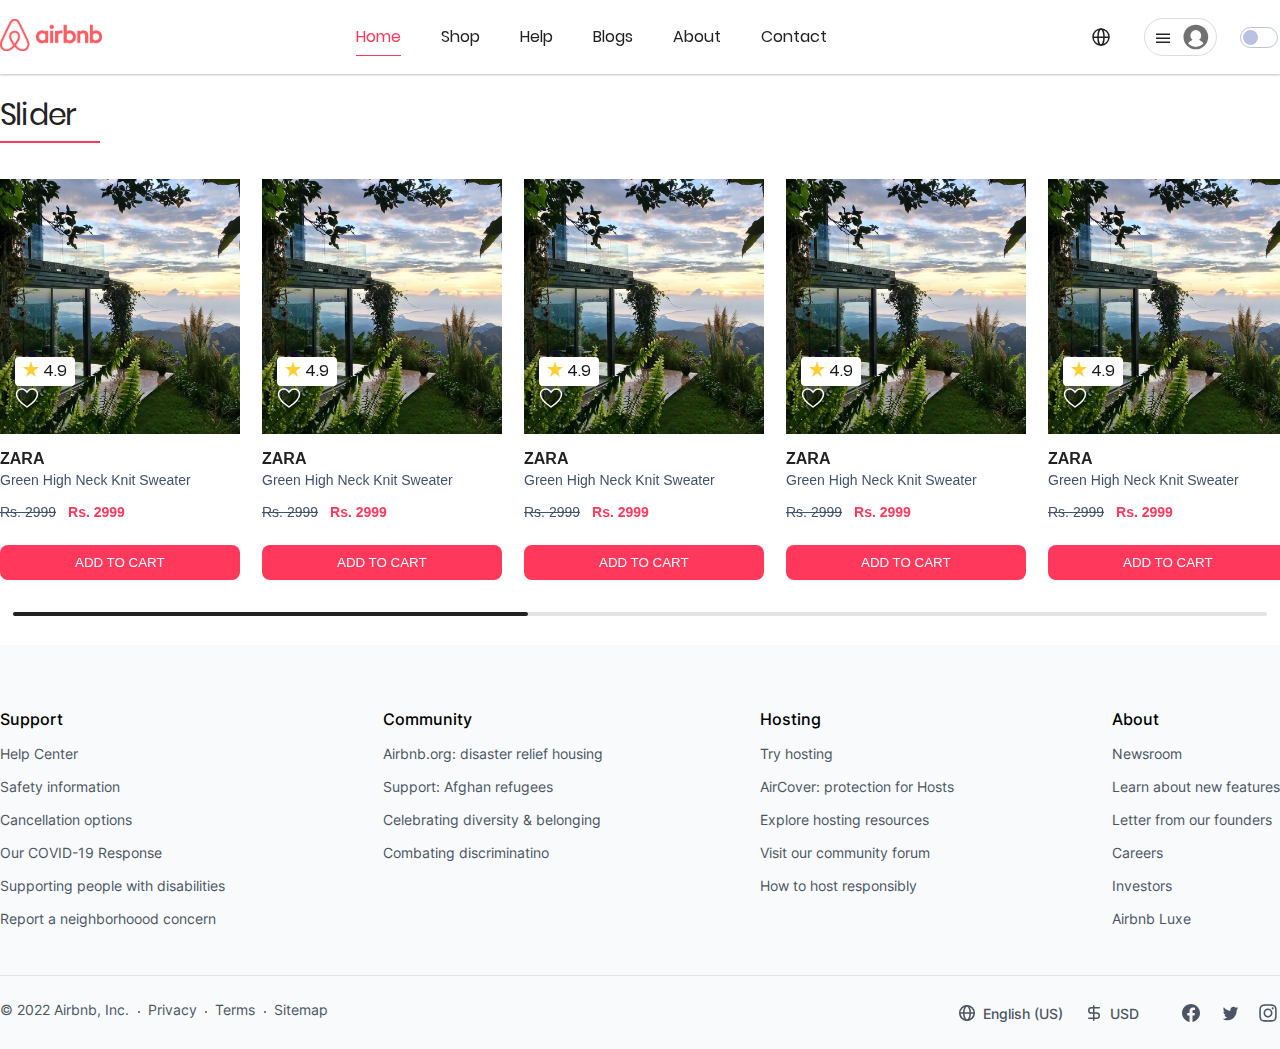
<file: index.html>
<!DOCTYPE html>
<html lang="en">

<head>
	<meta charset="UTF-8" />
	<meta http-equiv="X-UA-Compatible" content="IE=edge" />
	<meta name="viewport" content="width=device-width, initial-scale=1.0" />
	<meta name="color-scheme" content="light dark">
	<meta name="theme-color" media="(prefers-color-scheme: light)">
	<meta name="theme-color" media="(prefers-color-scheme: dark)">

	<script>
		// https://doka.guide/js/match-media/
		if (matchMedia('(prefers-color-scheme: dark)').media === 'not all') {
			document.documentElement.style.display = 'none';
			document.head.insertAdjacentHTML(
				'beforeend',
				'<link rel="stylesheet" href="styles/light.css" onload="document.documentElement.style.display=\'\'">'
			);
		}
	</script>

	<link rel="stylesheet" href="css/light.css" media="(prefers-color-scheme: light)">
	<link rel="stylesheet" href="css/dark.css" media="(prefers-color-scheme: dark)">
	<link rel="stylesheet" href="css/style.css" />
	<title>Main page</title>
</head>

<body>
	<header class="header">
		<div class="container">

			<div class="flex">
				<a class="header-logo" href="#">
					<img src="images/header/logo.svg" alt="logo">
				</a>

				<nav class="header-nav">
					<a class="nav-link active" href="/">Home</a>
					<a class="nav-link ml-36px" href="/shop.html">Shop</a>
					<a class="nav-link ml-36px" href="help.html">Help</a>
					<a class="nav-link ml-36px" href="#">Blogs</a>
					<a class="nav-link ml-36px" href="#">About</a>
					<a class="nav-link ml-36px" href="#">Contact</a>
				</nav>

				<div class="header-icons flex">
					<button class="language">
						<svg width="18" height="18" viewBox="0 0 18 18" fill="none" xmlns="http://www.w3.org/2000/svg">
							<circle cx="9" cy="9" r="8" stroke="#222222" stroke-width="1.5" />
							<ellipse cx="9" cy="9" rx="3" ry="8" stroke="#222222" stroke-width="1.5" />
							<line x1="1" y1="9.25" x2="17" y2="9.25" stroke="#222222" stroke-width="1.5" />
						</svg>
					</button>

					<div class="dropdown">
						<button class="dropdown__button">
							<div class="icon">
								<svg width="14" height="10" viewBox="0 0 14 10" fill="none"
									xmlns="http://www.w3.org/2000/svg">
									<line x1="6.55671e-08" y1="1.25" x2="14" y2="1.25" stroke="#222222"
										stroke-width="1.5" />
									<line x1="6.55671e-08" y1="5.25" x2="14" y2="5.25" stroke="#222222"
										stroke-width="1.5" />
									<line x1="6.55671e-08" y1="9.25" x2="14" y2="9.25" stroke="#222222"
										stroke-width="1.5" />
								</svg>
							</div>
							<div class="avatar">
								<svg width="28" height="28" viewBox="0 0 32 34" fill="none"
									xmlns="http://www.w3.org/2000/svg">
									<circle cx="17" cy="17" r="15" fill="#717171" />
									<mask id="mask0_351_652" style="mask-type:alpha" maskUnits="userSpaceOnUse" x="4"
										y="4" width="26" height="26">
										<circle cx="17" cy="17" r="12.1875" fill="#737373" />
									</mask>
									<g mask="url(#mask0_351_652)">
										<circle cx="17" cy="15.125" r="6.5625" fill="white" />
										<circle cx="17" cy="31.0625" r="11.25" fill="white" />
									</g>
								</svg>
							</div>
						</button>
						<ul class="dropdown__menu">
							<a href="#" class="dropdown__menu-item">
								<li>Sign up</li>
							</a>
							<a href="#" class="dropdown__menu-item">
								<li>Log in</li>
							</a>
							<div class="menu-item__line"></div>
							<a href="#" class="dropdown__menu-item">
								<li>Airbnb your home</li>
							</a>
							<a href="help.html" class="dropdown__menu-item">
								<li>Help</li>
							</a>
						</ul>
					</div>

					<fieldset class="switcher">
						<input type="checkbox" class="switch">
						<label for="s2"></label>
					</fieldset>
				</div>

			</div>

		</div>
	</header>

	<!-- Модалка -->
	<dialog class="modal" id="modal">
		<button class="button close-button">
			<svg viewBox="0 0 32 32" xmlns="http://www.w3.org/2000/svg" aria-hidden="true" role="presentation"
				focusable="false"
				style="display: block; fill: none; height: 16px; width: 16px; stroke: currentcolor; stroke-width: 3; overflow: visible;">
				<path d="m6 6 20 20"></path>
				<path d="m26 6-20 20"></path>
			</svg>
		</button>
		<div class="tabs">
			<nav class="tabs__list">
				<button class="tabs__btn tabs__btn--active" data-tabs-path="language">Language</button>
				<button class="tabs__btn" data-tabs-path="currency">Currency</button>
			</nav>

			<div class="tabs__content tabs__content--active" data-tabs-target="language">
				<h3 class="tabs__content--title">Choose a language and region</h3>
			</div>

			<div class="tabs__content" data-tabs-target="currency">
				<h3 class="tabs__content--title">Choose a currency</h3>
			</div>
		</div>
	</dialog>

	<main>
		<section class="slider">
			<div class="container">
				<h2 class="title">Slider</h2>

				<!-- Slider main container -->
				<div class="swiper mySwiper">
					<div class="swiper-wrapper">
						<div class="swiper-slide">
							<div class="main-card">
								<div class="card-image">
									<img src="images/shop/airbnb-2.webp" alt="image">

									<div class="card-wishlist">
										<div class="wishlist-rating">

											<div class="rating-img">
												<svg width="16" height="16" viewBox="0 0 16 16" fill="none"
													xmlns="http://www.w3.org/2000/svg">
													<path
														d="M16 6.12414H9.89333L8 0L6.10667 6.12414H0L4.93333 9.90345L3.06667 16L8 12.2207L12.9333 16L11.04 9.87586L16 6.12414Z"
														fill="#FFCE31" />
												</svg>
											</div>

											<span class="rating-amount">4.9</span>
										</div>

										<svg class="whishlist-heart" viewBox="0 0 32 32"
											xmlns="http://www.w3.org/2000/svg">
											<path
												d="m16 28c7-4.733 14-10 14-17 0-1.792-.683-3.583-2.05-4.95-1.367-1.366-3.158-2.05-4.95-2.05-1.791 0-3.583.684-4.949 2.05l-2.051 2.051-2.05-2.051c-1.367-1.366-3.158-2.05-4.95-2.05-1.791 0-3.583.684-4.949 2.05-1.367 1.367-2.051 3.158-2.051 4.95 0 7 7 12.267 14 17z">
											</path>
										</svg>
									</div>
								</div>

								<h3 class="card-title">ZARA</h3>

								<p class="card-subtitle">Green High Neck Knit Sweater</p>

								<span class="price-prev">Rs. 2999</span>
								<span class="price-current">Rs. 2999</span>

								<button class="btn btn-primary">Add to cart</button>
							</div>
						</div>
						<!-- swiper-slide  -->

						<div class="swiper-slide">
							<div class="main-card">
								<div class="card-image">
									<img src="images/shop/airbnb-2.webp" alt="image">

									<div class="card-wishlist">
										<div class="wishlist-rating">

											<div class="rating-img">
												<svg width="16" height="16" viewBox="0 0 16 16" fill="none"
													xmlns="http://www.w3.org/2000/svg">
													<path
														d="M16 6.12414H9.89333L8 0L6.10667 6.12414H0L4.93333 9.90345L3.06667 16L8 12.2207L12.9333 16L11.04 9.87586L16 6.12414Z"
														fill="#FFCE31" />
												</svg>
											</div>

											<span class="rating-amount">4.9</span>
										</div>

										<svg class="whishlist-heart" viewBox="0 0 32 32"
											xmlns="http://www.w3.org/2000/svg">
											<path
												d="m16 28c7-4.733 14-10 14-17 0-1.792-.683-3.583-2.05-4.95-1.367-1.366-3.158-2.05-4.95-2.05-1.791 0-3.583.684-4.949 2.05l-2.051 2.051-2.05-2.051c-1.367-1.366-3.158-2.05-4.95-2.05-1.791 0-3.583.684-4.949 2.05-1.367 1.367-2.051 3.158-2.051 4.95 0 7 7 12.267 14 17z">
											</path>
										</svg>
									</div>
								</div>

								<h3 class="card-title">ZARA</h3>

								<p class="card-subtitle">Green High Neck Knit Sweater</p>

								<span class="price-prev">Rs. 2999</span>
								<span class="price-current">Rs. 2999</span>

								<button class="btn btn-primary">Add to cart</button>
							</div>
						</div>
						<!-- swiper-slide  -->

						<div class="swiper-slide">
							<div class="main-card">
								<div class="card-image">
									<img src="images/shop/airbnb-2.webp" alt="image">

									<div class="card-wishlist">
										<div class="wishlist-rating">

											<div class="rating-img">
												<svg width="16" height="16" viewBox="0 0 16 16" fill="none"
													xmlns="http://www.w3.org/2000/svg">
													<path
														d="M16 6.12414H9.89333L8 0L6.10667 6.12414H0L4.93333 9.90345L3.06667 16L8 12.2207L12.9333 16L11.04 9.87586L16 6.12414Z"
														fill="#FFCE31" />
												</svg>
											</div>

											<span class="rating-amount">4.9</span>
										</div>

										<svg class="whishlist-heart" viewBox="0 0 32 32"
											xmlns="http://www.w3.org/2000/svg">
											<path
												d="m16 28c7-4.733 14-10 14-17 0-1.792-.683-3.583-2.05-4.95-1.367-1.366-3.158-2.05-4.95-2.05-1.791 0-3.583.684-4.949 2.05l-2.051 2.051-2.05-2.051c-1.367-1.366-3.158-2.05-4.95-2.05-1.791 0-3.583.684-4.949 2.05-1.367 1.367-2.051 3.158-2.051 4.95 0 7 7 12.267 14 17z">
											</path>
										</svg>
									</div>
								</div>

								<h3 class="card-title">ZARA</h3>

								<p class="card-subtitle">Green High Neck Knit Sweater</p>

								<span class="price-prev">Rs. 2999</span>
								<span class="price-current">Rs. 2999</span>

								<button class="btn btn-primary">Add to cart</button>
							</div>
						</div>
						<!-- swiper-slide  -->

						<div class="swiper-slide">
							<div class="main-card">
								<div class="card-image">
									<img src="images/shop/airbnb-2.webp" alt="image">

									<div class="card-wishlist">
										<div class="wishlist-rating">

											<div class="rating-img">
												<svg width="16" height="16" viewBox="0 0 16 16" fill="none"
													xmlns="http://www.w3.org/2000/svg">
													<path
														d="M16 6.12414H9.89333L8 0L6.10667 6.12414H0L4.93333 9.90345L3.06667 16L8 12.2207L12.9333 16L11.04 9.87586L16 6.12414Z"
														fill="#FFCE31" />
												</svg>
											</div>

											<span class="rating-amount">4.9</span>
										</div>

										<svg class="whishlist-heart" viewBox="0 0 32 32"
											xmlns="http://www.w3.org/2000/svg">
											<path
												d="m16 28c7-4.733 14-10 14-17 0-1.792-.683-3.583-2.05-4.95-1.367-1.366-3.158-2.05-4.95-2.05-1.791 0-3.583.684-4.949 2.05l-2.051 2.051-2.05-2.051c-1.367-1.366-3.158-2.05-4.95-2.05-1.791 0-3.583.684-4.949 2.05-1.367 1.367-2.051 3.158-2.051 4.95 0 7 7 12.267 14 17z">
											</path>
										</svg>
									</div>
								</div>

								<h3 class="card-title">ZARA</h3>

								<p class="card-subtitle">Green High Neck Knit Sweater</p>

								<span class="price-prev">Rs. 2999</span>
								<span class="price-current">Rs. 2999</span>

								<button class="btn btn-primary">Add to cart</button>
							</div>
						</div>
						<!-- swiper-slide  -->

						<div class="swiper-slide">
							<div class="main-card">
								<div class="card-image">
									<img src="images/shop/airbnb-2.webp" alt="image">

									<div class="card-wishlist">
										<div class="wishlist-rating">

											<div class="rating-img">
												<svg width="16" height="16" viewBox="0 0 16 16" fill="none"
													xmlns="http://www.w3.org/2000/svg">
													<path
														d="M16 6.12414H9.89333L8 0L6.10667 6.12414H0L4.93333 9.90345L3.06667 16L8 12.2207L12.9333 16L11.04 9.87586L16 6.12414Z"
														fill="#FFCE31" />
												</svg>
											</div>

											<span class="rating-amount">4.9</span>
										</div>

										<svg class="whishlist-heart" viewBox="0 0 32 32"
											xmlns="http://www.w3.org/2000/svg">
											<path
												d="m16 28c7-4.733 14-10 14-17 0-1.792-.683-3.583-2.05-4.95-1.367-1.366-3.158-2.05-4.95-2.05-1.791 0-3.583.684-4.949 2.05l-2.051 2.051-2.05-2.051c-1.367-1.366-3.158-2.05-4.95-2.05-1.791 0-3.583.684-4.949 2.05-1.367 1.367-2.051 3.158-2.051 4.95 0 7 7 12.267 14 17z">
											</path>
										</svg>
									</div>
								</div>

								<h3 class="card-title">ZARA</h3>

								<p class="card-subtitle">Green High Neck Knit Sweater</p>

								<span class="price-prev">Rs. 2999</span>
								<span class="price-current">Rs. 2999</span>

								<button class="btn btn-primary">Add to cart</button>
							</div>
						</div>
						<!-- swiper-slide  -->

						<div class="swiper-slide">
							<div class="main-card">
								<div class="card-image">
									<img src="images/shop/airbnb-2.webp" alt="image">

									<div class="card-wishlist">
										<div class="wishlist-rating">

											<div class="rating-img">
												<svg width="16" height="16" viewBox="0 0 16 16" fill="none"
													xmlns="http://www.w3.org/2000/svg">
													<path
														d="M16 6.12414H9.89333L8 0L6.10667 6.12414H0L4.93333 9.90345L3.06667 16L8 12.2207L12.9333 16L11.04 9.87586L16 6.12414Z"
														fill="#FFCE31" />
												</svg>
											</div>

											<span class="rating-amount">4.9</span>
										</div>

										<svg class="whishlist-heart" viewBox="0 0 32 32"
											xmlns="http://www.w3.org/2000/svg">
											<path
												d="m16 28c7-4.733 14-10 14-17 0-1.792-.683-3.583-2.05-4.95-1.367-1.366-3.158-2.05-4.95-2.05-1.791 0-3.583.684-4.949 2.05l-2.051 2.051-2.05-2.051c-1.367-1.366-3.158-2.05-4.95-2.05-1.791 0-3.583.684-4.949 2.05-1.367 1.367-2.051 3.158-2.051 4.95 0 7 7 12.267 14 17z">
											</path>
										</svg>
									</div>
								</div>

								<h3 class="card-title">ZARA</h3>

								<p class="card-subtitle">Green High Neck Knit Sweater</p>

								<span class="price-prev">Rs. 2999</span>
								<span class="price-current">Rs. 2999</span>

								<button class="btn btn-primary">Add to cart</button>
							</div>
						</div>
						<!-- swiper-slide  -->

						<div class="swiper-slide">
							<div class="main-card">
								<div class="card-image">
									<img src="images/shop/airbnb-2.webp" alt="image">

									<div class="card-wishlist">
										<div class="wishlist-rating">

											<div class="rating-img">
												<svg width="16" height="16" viewBox="0 0 16 16" fill="none"
													xmlns="http://www.w3.org/2000/svg">
													<path
														d="M16 6.12414H9.89333L8 0L6.10667 6.12414H0L4.93333 9.90345L3.06667 16L8 12.2207L12.9333 16L11.04 9.87586L16 6.12414Z"
														fill="#FFCE31" />
												</svg>
											</div>

											<span class="rating-amount">4.9</span>
										</div>

										<svg class="whishlist-heart" viewBox="0 0 32 32"
											xmlns="http://www.w3.org/2000/svg">
											<path
												d="m16 28c7-4.733 14-10 14-17 0-1.792-.683-3.583-2.05-4.95-1.367-1.366-3.158-2.05-4.95-2.05-1.791 0-3.583.684-4.949 2.05l-2.051 2.051-2.05-2.051c-1.367-1.366-3.158-2.05-4.95-2.05-1.791 0-3.583.684-4.949 2.05-1.367 1.367-2.051 3.158-2.051 4.95 0 7 7 12.267 14 17z">
											</path>
										</svg>
									</div>
								</div>

								<h3 class="card-title">ZARA</h3>

								<p class="card-subtitle">Green High Neck Knit Sweater</p>

								<span class="price-prev">Rs. 2999</span>
								<span class="price-current">Rs. 2999</span>

								<button class="btn btn-primary">Add to cart</button>
							</div>
						</div>
						<!-- swiper-slide  -->

						<div class="swiper-slide">
							<div class="main-card">
								<div class="card-image">
									<img src="images/shop/airbnb-2.webp" alt="image">

									<div class="card-wishlist">
										<div class="wishlist-rating">

											<div class="rating-img">
												<svg width="16" height="16" viewBox="0 0 16 16" fill="none"
													xmlns="http://www.w3.org/2000/svg">
													<path
														d="M16 6.12414H9.89333L8 0L6.10667 6.12414H0L4.93333 9.90345L3.06667 16L8 12.2207L12.9333 16L11.04 9.87586L16 6.12414Z"
														fill="#FFCE31" />
												</svg>
											</div>

											<span class="rating-amount">4.9</span>
										</div>

										<svg class="whishlist-heart" viewBox="0 0 32 32"
											xmlns="http://www.w3.org/2000/svg">
											<path
												d="m16 28c7-4.733 14-10 14-17 0-1.792-.683-3.583-2.05-4.95-1.367-1.366-3.158-2.05-4.95-2.05-1.791 0-3.583.684-4.949 2.05l-2.051 2.051-2.05-2.051c-1.367-1.366-3.158-2.05-4.95-2.05-1.791 0-3.583.684-4.949 2.05-1.367 1.367-2.051 3.158-2.051 4.95 0 7 7 12.267 14 17z">
											</path>
										</svg>
									</div>
								</div>

								<h3 class="card-title">ZARA</h3>

								<p class="card-subtitle">Green High Neck Knit Sweater</p>

								<span class="price-prev">Rs. 2999</span>
								<span class="price-current">Rs. 2999</span>

								<button class="btn btn-primary">Add to cart</button>
							</div>
						</div>
						<!-- swiper-slide  -->

						<div class="swiper-slide">
							<div class="main-card">
								<div class="card-image">
									<img src="images/shop/airbnb-2.webp" alt="image">

									<div class="card-wishlist">
										<div class="wishlist-rating">

											<div class="rating-img">
												<svg width="16" height="16" viewBox="0 0 16 16" fill="none"
													xmlns="http://www.w3.org/2000/svg">
													<path
														d="M16 6.12414H9.89333L8 0L6.10667 6.12414H0L4.93333 9.90345L3.06667 16L8 12.2207L12.9333 16L11.04 9.87586L16 6.12414Z"
														fill="#FFCE31" />
												</svg>
											</div>

											<span class="rating-amount">4.9</span>
										</div>

										<svg class="whishlist-heart" viewBox="0 0 32 32"
											xmlns="http://www.w3.org/2000/svg">
											<path
												d="m16 28c7-4.733 14-10 14-17 0-1.792-.683-3.583-2.05-4.95-1.367-1.366-3.158-2.05-4.95-2.05-1.791 0-3.583.684-4.949 2.05l-2.051 2.051-2.05-2.051c-1.367-1.366-3.158-2.05-4.95-2.05-1.791 0-3.583.684-4.949 2.05-1.367 1.367-2.051 3.158-2.051 4.95 0 7 7 12.267 14 17z">
											</path>
										</svg>
									</div>
								</div>

								<h3 class="card-title">ZARA</h3>

								<p class="card-subtitle">Green High Neck Knit Sweater</p>

								<span class="price-prev">Rs. 2999</span>
								<span class="price-current">Rs. 2999</span>

								<button class="btn btn-primary">Add to cart</button>
							</div>
						</div>
						<!-- swiper-slide  -->

						<div class="swiper-slide">
							<div class="main-card">
								<div class="card-image">
									<img src="images/shop/airbnb-2.webp" alt="image">

									<div class="card-wishlist">
										<div class="wishlist-rating">

											<div class="rating-img">
												<svg width="16" height="16" viewBox="0 0 16 16" fill="none"
													xmlns="http://www.w3.org/2000/svg">
													<path
														d="M16 6.12414H9.89333L8 0L6.10667 6.12414H0L4.93333 9.90345L3.06667 16L8 12.2207L12.9333 16L11.04 9.87586L16 6.12414Z"
														fill="#FFCE31" />
												</svg>
											</div>

											<span class="rating-amount">4.9</span>
										</div>

										<svg class="whishlist-heart" viewBox="0 0 32 32"
											xmlns="http://www.w3.org/2000/svg">
											<path
												d="m16 28c7-4.733 14-10 14-17 0-1.792-.683-3.583-2.05-4.95-1.367-1.366-3.158-2.05-4.95-2.05-1.791 0-3.583.684-4.949 2.05l-2.051 2.051-2.05-2.051c-1.367-1.366-3.158-2.05-4.95-2.05-1.791 0-3.583.684-4.949 2.05-1.367 1.367-2.051 3.158-2.051 4.95 0 7 7 12.267 14 17z">
											</path>
										</svg>
									</div>
								</div>

								<h3 class="card-title">ZARA</h3>

								<p class="card-subtitle">Green High Neck Knit Sweater</p>

								<span class="price-prev">Rs. 2999</span>
								<span class="price-current">Rs. 2999</span>

								<button class="btn btn-primary">Add to cart</button>
							</div>
						</div>
						<!-- swiper-slide  -->

						<div class="swiper-slide">
							<div class="main-card">
								<div class="card-image">
									<img src="images/shop/airbnb-2.webp" alt="image">

									<div class="card-wishlist">
										<div class="wishlist-rating">

											<div class="rating-img">
												<svg width="16" height="16" viewBox="0 0 16 16" fill="none"
													xmlns="http://www.w3.org/2000/svg">
													<path
														d="M16 6.12414H9.89333L8 0L6.10667 6.12414H0L4.93333 9.90345L3.06667 16L8 12.2207L12.9333 16L11.04 9.87586L16 6.12414Z"
														fill="#FFCE31" />
												</svg>
											</div>

											<span class="rating-amount">4.9</span>
										</div>

										<svg class="whishlist-heart" viewBox="0 0 32 32"
											xmlns="http://www.w3.org/2000/svg">
											<path
												d="m16 28c7-4.733 14-10 14-17 0-1.792-.683-3.583-2.05-4.95-1.367-1.366-3.158-2.05-4.95-2.05-1.791 0-3.583.684-4.949 2.05l-2.051 2.051-2.05-2.051c-1.367-1.366-3.158-2.05-4.95-2.05-1.791 0-3.583.684-4.949 2.05-1.367 1.367-2.051 3.158-2.051 4.95 0 7 7 12.267 14 17z">
											</path>
										</svg>
									</div>
								</div>

								<h3 class="card-title">ZARA</h3>

								<p class="card-subtitle">Green High Neck Knit Sweater</p>

								<span class="price-prev">Rs. 2999</span>
								<span class="price-current">Rs. 2999</span>

								<button class="btn btn-primary">Add to cart</button>
							</div>
						</div>
						<!-- swiper-slide  -->

						<div class="swiper-slide">
							<div class="main-card">
								<div class="card-image">
									<img src="images/shop/airbnb-2.webp" alt="image">

									<div class="card-wishlist">
										<div class="wishlist-rating">

											<div class="rating-img">
												<svg width="16" height="16" viewBox="0 0 16 16" fill="none"
													xmlns="http://www.w3.org/2000/svg">
													<path
														d="M16 6.12414H9.89333L8 0L6.10667 6.12414H0L4.93333 9.90345L3.06667 16L8 12.2207L12.9333 16L11.04 9.87586L16 6.12414Z"
														fill="#FFCE31" />
												</svg>
											</div>

											<span class="rating-amount">4.9</span>
										</div>

										<svg class="whishlist-heart" viewBox="0 0 32 32"
											xmlns="http://www.w3.org/2000/svg">
											<path
												d="m16 28c7-4.733 14-10 14-17 0-1.792-.683-3.583-2.05-4.95-1.367-1.366-3.158-2.05-4.95-2.05-1.791 0-3.583.684-4.949 2.05l-2.051 2.051-2.05-2.051c-1.367-1.366-3.158-2.05-4.95-2.05-1.791 0-3.583.684-4.949 2.05-1.367 1.367-2.051 3.158-2.051 4.95 0 7 7 12.267 14 17z">
											</path>
										</svg>
									</div>
								</div>

								<h3 class="card-title">ZARA</h3>

								<p class="card-subtitle">Green High Neck Knit Sweater</p>

								<span class="price-prev">Rs. 2999</span>
								<span class="price-current">Rs. 2999</span>

								<button class="btn btn-primary">Add to cart</button>
							</div>
						</div>
						<!-- swiper-slide  -->

					</div>
					<!-- swiper-wrapper -->

					<div class="swiper-scrollbar"></div>
				</div>
			</div>
		</section>
	</main>


	<!-- 	footer -->
	<footer class="footer">
		<div class="container">
			<div class="footer-top footer-flex">
				<div class="support">
					<h3>Support</h3>
					<a class="mt-16px" href="#">Help Center</a>
					<a class="mt-16px" href="#">Safety information</a>
					<a class="mt-16px" href="#">Cancellation options</a>
					<a class="mt-16px" href="#">Our COVID-19 Response</a>
					<a class="mt-16px" href="#">Supporting people with disabilities</a>
					<a class="mt-16px" href="#">Report a neighborhoood concern</a>
				</div>
				<div class="community">
					<h3>Community</h3>
					<a class="mt-16px" href="#">Airbnb.org: disaster relief housing</a>
					<a class="mt-16px" href="#">Support: Afghan refugees</a>
					<a class="mt-16px" href="#">Celebrating diversity & belonging</a>
					<a class="mt-16px" href="#">Combating discriminatino</a>
				</div>
				<div class="hosting">
					<h3>Hosting</h3>
					<a class="mt-16px" href="#">Try hosting</a>
					<a class="mt-16px" href="#">AirCover: protection for Hosts</a>
					<a class="mt-16px" href="#">Explore hosting resources</a>
					<a class="mt-16px" href="#">Visit our community forum</a>
					<a class="mt-16px" href="#">How to host responsibly</a>
				</div>
				<div class="about">
					<h3>About</h3>
					<a class="mt-16px" href="#">Newsroom</a>
					<a class="mt-16px" href="#">Learn about new features</a>
					<a class="mt-16px" href="#">Letter from our founders</a>
					<a class="mt-16px" href="#">Careers</a>
					<a class="mt-16px" href="#">Investors</a>
					<a class="mt-16px" href="#">Airbnb Luxe</a>
				</div>
			</div>

			<div class="footer-bottom footer-flex">
				<div class="footer-right footer-flex">
					<a class="nav-footer-right" href="#">© 2022 Airbnb, Inc.</a>
					<a class="nav-footer-right" href="#">Privacy</a>
					<a class="nav-footer-right" href="#">Terms</a>
					<a class="nav-footer-right" href="#">Sitemap</a>
				</div>
				<div class="footer-left footer-flex">
					<div class="fond-languageAndCourse footer-flex">
						<div>
							<a class="flex" href="#"> <img class="mr-4px" src="./images/footer/globe.svg"
									alt="img globe"> English (US) </a>
						</div>
						<div>
							<a class="flex" href="#"><img class="mr-4px" src="./images/footer/dollar.svg"
									alt="img dollar">USD</a>
						</div>
					</div>

					<div class="social-networks footer-flex">
						<a href="#">
							<img src="./images/footer/facebook.svg" alt="img facebook">
						</a>
						<a href="#">
							<img src="./images/footer/twitter.svg" alt="img twitter">
						</a>
						<a href="#">
							<img src="./images/footer/instagram.svg" alt="img instagram">
						</a>
					</div>
				</div>
			</div>
		</div>
	</footer>

	<script src="lib/swiper.js"></script>
	<script src="js/theme-switcher.js"></script>
	<script src="js/index.js" defer></script>
</body>

</html>
</file>
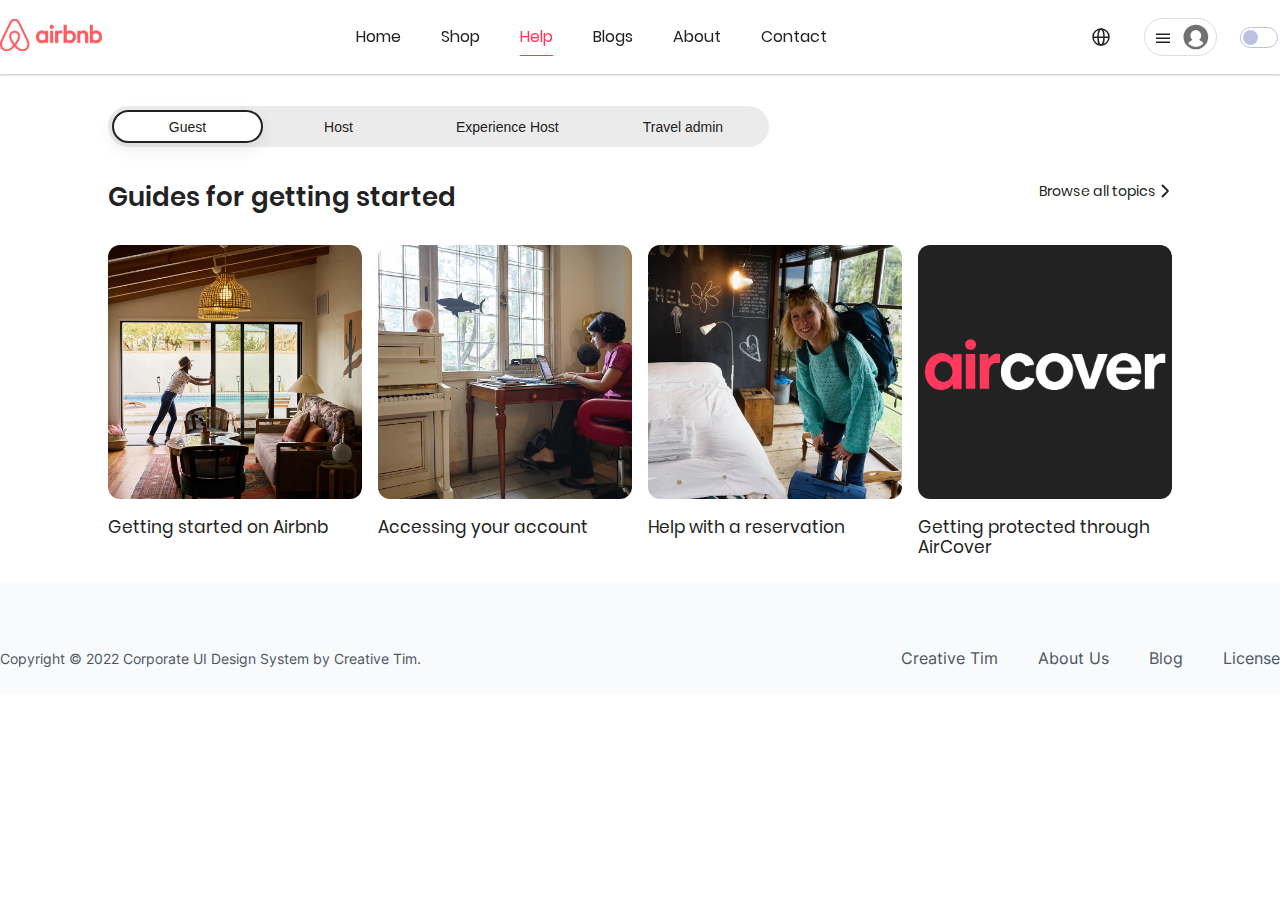
<file: help.html>
<!DOCTYPE html>
<html lang="en">

<head>
	<meta charset="UTF-8">
	<meta http-equiv="X-UA-Compatible" content="IE=edge">
	<meta name="viewport" content="width=device-width, initial-scale=1.0">
	<title>Airbnb</title>
	<meta name="color-scheme" content="light dark">
	<meta name="theme-color" media="(prefers-color-scheme: light)">
	<meta name="theme-color" media="(prefers-color-scheme: dark)">

	<script>
		// https://doka.guide/js/match-media/
		if (matchMedia('(prefers-color-scheme: dark)').media === 'not all') {
			document.documentElement.style.display = 'none';
			document.head.insertAdjacentHTML(
				'beforeend',
				'<link rel="stylesheet" href="styles/light.css" onload="document.documentElement.style.display=\'\'">'
			);
		}
	</script>

	<link rel="stylesheet" href="css/light.css" media="(prefers-color-scheme: light)">
	<link rel="stylesheet" href="css/dark.css" media="(prefers-color-scheme: dark)">
	<link rel="stylesheet" href="css/style.css">
</head>

<body>
	<header class="header">
		<div class="container">

			<div class="flex">
				<a class="header-logo" href="#">
					<img src="images/header/logo.svg" alt="logo">
				</a>

				<nav class="header-nav">
					<a class="nav-link" href="index.html">Home</a>
					<a class="nav-link ml-36px" href="shop.html">Shop</a>
					<a class="nav-link ml-36px active" href="#">Help</a>
					<a class="nav-link ml-36px" href="#">Blogs</a>
					<a class="nav-link ml-36px" href="#">About</a>
					<a class="nav-link ml-36px" href="#">Contact</a>
				</nav>

				<div class="header-icons flex">
					<button class="language">
						<svg width="18" height="18" viewBox="0 0 18 18" fill="none" xmlns="http://www.w3.org/2000/svg">
							<circle cx="9" cy="9" r="8" stroke="#222222" stroke-width="1.5" />
							<ellipse cx="9" cy="9" rx="3" ry="8" stroke="#222222" stroke-width="1.5" />
							<line x1="1" y1="9.25" x2="17" y2="9.25" stroke="#222222" stroke-width="1.5" />
						</svg>
					</button>

					<div class="dropdown">
						<button class="dropdown__button">
							<div class="icon">
								<svg width="14" height="10" viewBox="0 0 14 10" fill="none"
									xmlns="http://www.w3.org/2000/svg">
									<line x1="6.55671e-08" y1="1.25" x2="14" y2="1.25" stroke="#222222"
										stroke-width="1.5" />
									<line x1="6.55671e-08" y1="5.25" x2="14" y2="5.25" stroke="#222222"
										stroke-width="1.5" />
									<line x1="6.55671e-08" y1="9.25" x2="14" y2="9.25" stroke="#222222"
										stroke-width="1.5" />
								</svg>
							</div>
							<div class="avatar">
								<svg width="28" height="28" viewBox="0 0 32 34" fill="none"
									xmlns="http://www.w3.org/2000/svg">
									<circle cx="17" cy="17" r="15" fill="#717171" />
									<mask id="mask0_351_652" style="mask-type:alpha" maskUnits="userSpaceOnUse" x="4"
										y="4" width="26" height="26">
										<circle cx="17" cy="17" r="12.1875" fill="#737373" />
									</mask>
									<g mask="url(#mask0_351_652)">
										<circle cx="17" cy="15.125" r="6.5625" fill="white" />
										<circle cx="17" cy="31.0625" r="11.25" fill="white" />
									</g>
								</svg>
							</div>
						</button>
						<ul class="dropdown__menu">
							<a href="#" class="dropdown__menu-item">
								<li>Sign up</li>
							</a>
							<a href="#" class="dropdown__menu-item">
								<li>Log in</li>
							</a>
							<div class="menu-item__line"></div>
							<a href="#" class="dropdown__menu-item">
								<li>Airbnb your home</li>
							</a>
							<a href="help.html" class="dropdown__menu-item">
								<li>Help</li>
							</a>
						</ul>
					</div>

					<fieldset class="switcher">
						<input type="checkbox" class="switch">
						<label for="s2"></label>
					</fieldset>
				</div>
			</div>

		</div>
	</header>

	<main>
		<section class="help">
			<div class="container">
				<!-- <div class="flex"> -->
				<div class="tabs">
					<nav class="tabs__list">
						<button class="tabs__btn tabs__btn--active" data-tabs-path="guest">Guest</button>
						<button class="tabs__btn" data-tabs-path="host">Host</button>
						<button class="tabs__btn" data-tabs-path="experience">Experience Host</button>
						<button class="tabs__btn" data-tabs-path="admin">Travel admin</button>
					</nav>


					<div class="tabs__content tabs__content--active" data-tabs-target="guest">
						<div class="info-guide">
							<h3 class="tabs__content--title">Guides for getting started</h3>
							<a class="al-topics" href="#">
								<p>Browse all topics</p>
								<svg viewBox="0 0 32 32" xmlns="http://www.w3.org/2000/svg" aria-hidden="true"
									role="presentation" focusable="false"
									style="display: block; fill: none; height: 16px; width: 16px; stroke: currentcolor; stroke-width: 4; overflow: visible;">
									<g fill="none">
										<path
											d="m12 4 11.2928932 11.2928932c.3905243.3905243.3905243 1.0236893 0 1.4142136l-11.2928932 11.2928932">
										</path>
									</g>
								</svg>
							</a>
						</div>

						<div class="flex-card-guides">
							<div class="card-guides">
								<a href="#">
									<img src="images/help/getting-started-on-airbnb-optimized.jpg"
										alt="getting-started-on-airbnb-optimized">
									<p>Getting started on Airbnb</p>
								</a>
							</div>

							<div class="card-guides">
								<a href="#">
									<img src="images/help/accessing-your-account-optimized.jpg"
										alt="images accessing your account">
									<p>Accessing your account</p>
								</a>
							</div>

							<div class="card-guides">
								<a href="#">
									<img src="images/help/help-with-a-reservation-optimized.jpg"
										alt="images help with a reservation">
									<p>Help with a reservation</p>
								</a>
							</div>

							<div class="card-guides">
								<a href="#">
									<img src="images/help/AC_Guests_HG_.png"
										alt="images getting protected through AirCover">
									<p>Getting protected through AirCover</p>
								</a>
							</div>
						</div>
					</div>


					<div class="tabs__content" data-tabs-target="host">
						<div class="info-guide">
							<h3 class="tabs__content--title">Guides for getting started</h3>
							<a class="al-topics" href="#">
								<p>Browse all topics</p>
								<svg viewBox="0 0 32 32" xmlns="http://www.w3.org/2000/svg" aria-hidden="true"
									role="presentation" focusable="false"
									style="display: block; fill: none; height: 16px; width: 16px; stroke: currentcolor; stroke-width: 4; overflow: visible;">
									<g fill="none">
										<path
											d="m12 4 11.2928932 11.2928932c.3905243.3905243.3905243 1.0236893 0 1.4142136l-11.2928932 11.2928932">
										</path>
									</g>
								</svg>
							</a>
						</div>

						<div class="flex-card-guides">
							<div class="card-guides">
								<a href="#">
									<img src="images/help/accessing-your-account-optimized.jpg"
										alt="accessing-your-account-optimized">
									<p>Accessing your account</p>
								</a>
							</div>

							<div class="card-guides">
								<a href="#">
									<img src="images/help/getting-paid-optimized.jpg" alt="getting-paid-optimized">
									<p>Getting paid</p>
								</a>
							</div>

							<div class="card-guides">
								<a href="#">
									<img src="images/help/help-with-hosting-optimized.jpg"
										alt="help-with-hosting-optimized">
									<p>Help with hosting</p>
								</a>
							</div>

							<div class="card-guides">
								<a href="#">
									<img src="images/help/getting-reimbursed-through-aircover-optimized.jpg"
										alt="getting-reimbursed-through-aircover-optimized">
									<p>Getting protected through AirCover for Hosts</p>
								</a>
							</div>
						</div>
					</div>


					<div class="tabs__content" data-tabs-target="experience">
						<div class="info-guide">
							<h3 class="tabs__content--title">Guides for Experience Hosts</h3>
							<a class="al-topics" href="#">
								<p>Browse all topics</p>
								<svg viewBox="0 0 32 32" xmlns="http://www.w3.org/2000/svg" aria-hidden="true"
									role="presentation" focusable="false"
									style="display: block; fill: none; height: 16px; width: 16px; stroke: currentcolor; stroke-width: 4; overflow: visible;">
									<g fill="none">
										<path
											d="m12 4 11.2928932 11.2928932c.3905243.3905243.3905243 1.0236893 0 1.4142136l-11.2928932 11.2928932">
										</path>
									</g>
								</svg>
							</a>
						</div>
						<div class="flex-card-guides">
							<div class="card-guides">
								<a href="#">
									<img src="images/help/getting-paid-optimized.jpg" alt="getting-paid-optimized">
									<p>Getting paid</p>
								</a>
							</div>

							<div class="card-guides">
								<a href="#">
									<img src="images/help/managing-your-experience-optimized.jpg"
										alt="managing-your-experience-optimized">
									<p>Managing your Experience</p>
								</a>
							</div>

							<div class="card-guides">
								<a href="#">
									<img src="images/help/changes-and-cancellations-optimized.jpg"
										alt="changes-and-cancellations-optimized">
									<p>Changes and cancellations</p>
								</a>
							</div>

							<div class="card-guides">
								<a href="#">
									<img src="images/help/how-cohosting-works-optimized.jpg"
										alt="how-cohosting-works-optimized">
									<p>How Co-Hosting works</p>
								</a>
							</div>
						</div>
					</div>


					<div class="tabs__content" data-tabs-target="admin">
						<div class="info-guide">
							<h3 class="tabs__content--title">Guides for travel admins</h3>
							<a class="al-topics" href="#">
								<p>Browse all topics</p>
								<svg viewBox="0 0 32 32" xmlns="http://www.w3.org/2000/svg" aria-hidden="true"
									role="presentation" focusable="false"
									style="display: block; fill: none; height: 16px; width: 16px; stroke: currentcolor; stroke-width: 4; overflow: visible;">
									<g fill="none">
										<path
											d="m12 4 11.2928932 11.2928932c.3905243.3905243.3905243 1.0236893 0 1.4142136l-11.2928932 11.2928932">
										</path>
									</g>
								</svg>
							</a>
						</div>

						<div class="flex-card-guides">
							<div class="card-guides">
								<a href="#">
									<img src="images/help/getting-started-with-airbnb-for-work-optimized.jpg"
										alt="getting-started-with-airbnb-for-work-optimized">
									<p>Getting started with Airbnb for Work</p>
								</a>
							</div>

							<div class="card-guides">
								<a href="#">
									<img src="images/help/using-your-dashboard-optimized.jpg"
										alt="using-your-dashboard-optimized">
									<p>Using your dashboard</p>
								</a>
							</div>

							<div class="card-guides">
								<a href="#">
									<img src="images/help/how-booking-and-reservations-work-optimized.jpg"
										alt="how-booking-and-reservations-work-optimized">
									<p>How booking and reservations work</p>
								</a>
							</div>

							<div class="card-guides">
								<a href="#">
									<img src="images/help/help-with-billing-optimized.jpg"
										alt="help-with-billing-optimized">
									<p>Help with billing</p>
								</a>
							</div>
						</div>
					</div>

				</div>
			</div>
		</section>
	</main>

	<footer class="footer">
		<div class="container">
			<div class="flex">
				<a class="footer-rights" href="#">Copyright © 2022 Corporate UI Design System by Creative Tim.</a>
				<nav class="footer-nav">
					<a class="nav-link" href="#">Creative Tim</a>
					<a class="nav-link ml-36px" href="#">About Us</a>
					<a class="nav-link ml-36px" href="#">Blog</a>
					<a class="nav-link ml-36px" href="#">License</a>
				</nav>
			</div>
		</div>
	</footer>


	<script src="js/theme-switcher.js"></script>
	<script src="js/help.js"></script>

</body>

</html>
</file>
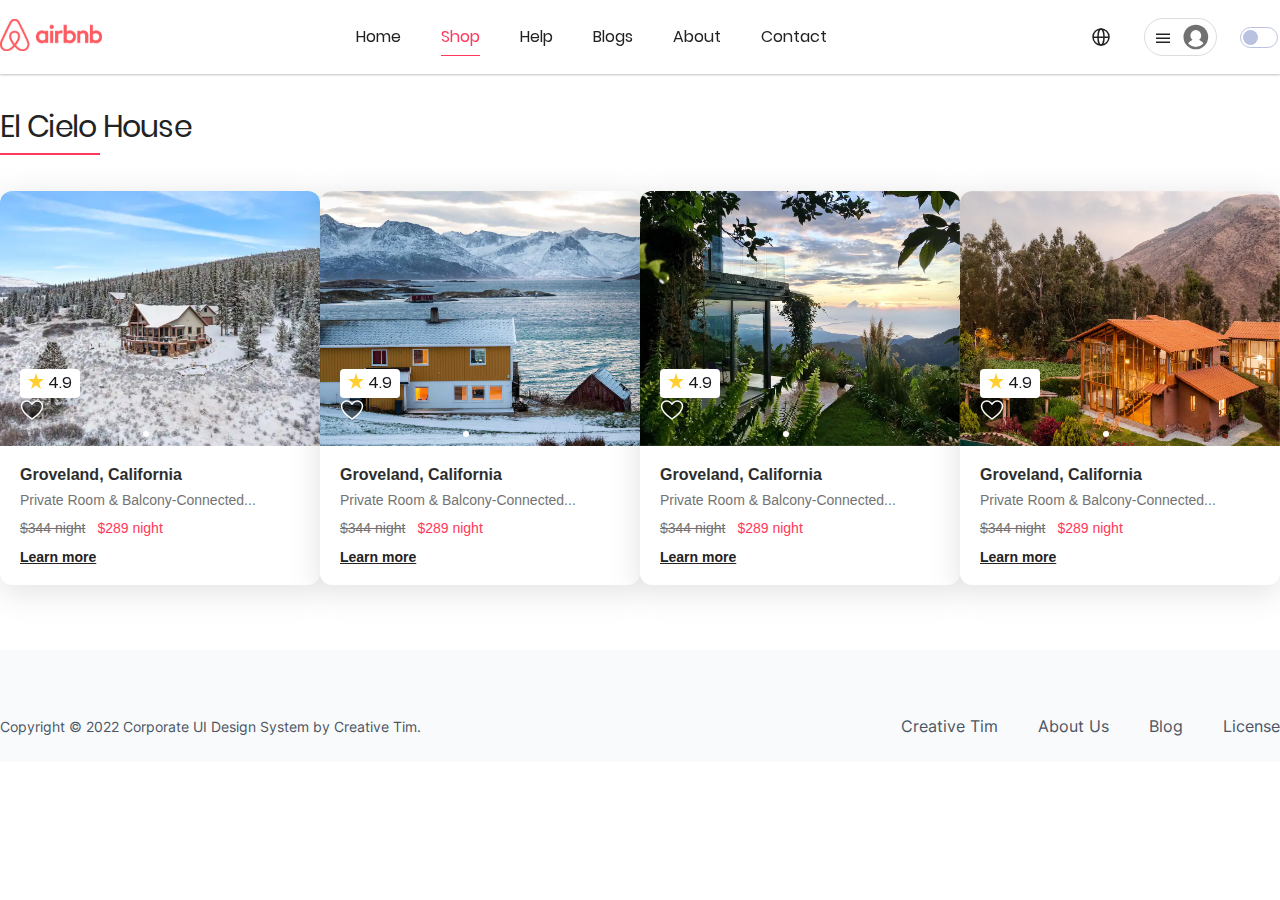
<file: shop.html>
<!DOCTYPE html>
<html lang="en">

<head>
  <meta charset="UTF-8">
  <meta http-equiv="X-UA-Compatible" content="IE=edge">
  <meta name="viewport" content="width=device-width, initial-scale=1.0">
  <title>Airbnb</title>
  <meta name="color-scheme" content="light dark">
  <meta name="theme-color" media="(prefers-color-scheme: light)">
  <meta name="theme-color" media="(prefers-color-scheme: dark)">

  <script>
    // https://doka.guide/js/match-media/
    if (matchMedia('(prefers-color-scheme: dark)').media === 'not all') {
      document.documentElement.style.display = 'none';
      document.head.insertAdjacentHTML(
        'beforeend',
        '<link rel="stylesheet" href="styles/light.css" onload="document.documentElement.style.display=\'\'">'
      );
    }
  </script>

  <link rel="stylesheet" href="css/light.css" media="(prefers-color-scheme: light)">
  <link rel="stylesheet" href="css/dark.css" media="(prefers-color-scheme: dark)">
  <link rel="stylesheet" href="css/style.css">
</head>

<body>
  <header class="header">
    <div class="container">

      <div class="flex">
        <a class="header-logo" href="#">
          <img src="images/header/logo.svg" alt="logo">
        </a>

        <nav class="header-nav">
          <a class="nav-link" href="index.html">Home</a>
          <a class="nav-link ml-36px active" href="#">Shop</a>
          <a class="nav-link ml-36px" href="help.html">Help</a>
          <a class="nav-link ml-36px" href="#">Blogs</a>
          <a class="nav-link ml-36px" href="#">About</a>
          <a class="nav-link ml-36px" href="#">Contact</a>
        </nav>

        <div class="header-icons flex">
          <button class="language">
            <svg width="18" height="18" viewBox="0 0 18 18" fill="none" xmlns="http://www.w3.org/2000/svg">
              <circle cx="9" cy="9" r="8" stroke="#222222" stroke-width="1.5" />
              <ellipse cx="9" cy="9" rx="3" ry="8" stroke="#222222" stroke-width="1.5" />
              <line x1="1" y1="9.25" x2="17" y2="9.25" stroke="#222222" stroke-width="1.5" />
            </svg>
          </button>

          <div class="dropdown">
            <button class="dropdown__button">
              <div class="icon">
                <svg width="14" height="10" viewBox="0 0 14 10" fill="none" xmlns="http://www.w3.org/2000/svg">
                  <line x1="6.55671e-08" y1="1.25" x2="14" y2="1.25" stroke="#222222" stroke-width="1.5" />
                  <line x1="6.55671e-08" y1="5.25" x2="14" y2="5.25" stroke="#222222" stroke-width="1.5" />
                  <line x1="6.55671e-08" y1="9.25" x2="14" y2="9.25" stroke="#222222" stroke-width="1.5" />
                </svg>
              </div>
              <div class="avatar">
                <svg width="28" height="28" viewBox="0 0 32 34" fill="none" xmlns="http://www.w3.org/2000/svg">
                  <circle cx="17" cy="17" r="15" fill="#717171" />
                  <mask id="mask0_351_652" style="mask-type:alpha" maskUnits="userSpaceOnUse" x="4" y="4" width="26"
                    height="26">
                    <circle cx="17" cy="17" r="12.1875" fill="#737373" />
                  </mask>
                  <g mask="url(#mask0_351_652)">
                    <circle cx="17" cy="15.125" r="6.5625" fill="white" />
                    <circle cx="17" cy="31.0625" r="11.25" fill="white" />
                  </g>
                </svg>
              </div>
            </button>
            <ul class="dropdown__menu">
              <a href="#" class="dropdown__menu-item">
                <li>Sign up</li>
              </a>
              <a href="#" class="dropdown__menu-item">
                <li>Log in</li>
              </a>
              <div class="menu-item__line"></div>
              <a href="#" class="dropdown__menu-item">
                <li>Airbnb your home</li>
              </a>
              <a href="help.html" class="dropdown__menu-item">
                <li>Help</li>
              </a>
            </ul>
          </div>

          <fieldset class="switcher">
            <input type="checkbox" class="switch">
            <label for="s2"></label>
          </fieldset>
        </div>
      </div>

    </div>
  </header>

  <!-- Модалка -->
  <dialog class="modal" id="modal">
    <button class="button close-button">
      <svg viewBox="0 0 32 32" xmlns="http://www.w3.org/2000/svg" aria-hidden="true" role="presentation"
        focusable="false"
        style="display: block; fill: none; height: 16px; width: 16px; stroke: currentcolor; stroke-width: 3; overflow: visible;">
        <path d="m6 6 20 20"></path>
        <path d="m26 6-20 20"></path>
      </svg>
    </button>
    <div class="tabs">
		<nav class="tabs__list">
			<button class="tabs__btn tabs__btn--active" data-tabs-path="language">Language</button>
			<button class="tabs__btn" data-tabs-path="currency">Currency</button>
		</nav>

		<div class="tabs__content tabs__content--active" data-tabs-target="language">
			<h3 class="tabs__content--title">Choose a language and region</h3>

			<div class="flex-countries">
				<button class="button-countries">
					<p class="button-countries-title"> English</p>
					<p class="button-countries-subtitle">United States</p>
				</button>

				<button class="button-countries">
					<p class="button-countries-title"> Azərbaycan dili</p>
					<p class="button-countries-subtitle">Azərbaycan</p>
				</button>

				<button class="button-countries">
					<p class="button-countries-title"> Bahasa Indonesia</p>
					<p class="button-countries-subtitle">Indonesia</p>
				</button>

				<button class="button-countries">
					<p class="button-countries-title">Bosanski</p>
					<p class="button-countries-subtitle">Bosna i Hercegovina</p>
				</button>

				<button class="button-countries">
					<p class="button-countries-title">Català</p>
					<p class="button-countries-subtitle">Espanya</p>
				</button>

				<button class="button-countries">
					<p class="button-countries-title">Čeština</p>
					<p class="button-countries-subtitle">Česká republika</p>
				</button>

				<button class="button-countries">
					<p class="button-countries-title">Crnogorski</p>
					<p class="button-countries-subtitle">Crna Gora</p>
				</button>

				<button class="button-countries">
					<p class="button-countries-title">Dansk</p>
					<p class="button-countries-subtitle">Danmark</p>
				</button>

				<button class="button-countries">
					<p class="button-countries-title">Deutsch</p>
					<p class="button-countries-subtitle">Deutschland</p>
				</button>

				<button class="button-countries">
					<p class="button-countries-title">Deutsch</p>
					<p class="button-countries-subtitle">Österreich</p>
				</button>

				<button class="button-countries">
					<p class="button-countries-title">Deutsch</p>
					<p class="button-countries-subtitle">Schweiz</p>
				</button>

				<button class="button-countries">
					<p class="button-countries-title">Eesti</p>
					<p class="button-countries-subtitle">Eesti</p>
				</button>

				<button class="button-countries">
					<p class="button-countries-title">English</p>
					<p class="button-countries-subtitle">Australia</p>
				</button>

				<button class="button-countries">
					<p class="button-countries-title">English</p>
					<p class="button-countries-subtitle">Canada</p>
				</button>

				<button class="button-countries">
					<p class="button-countries-title">English</p>
					<p class="button-countries-subtitle">Guyana</p>
				</button>

				<button class="button-countries">
					<p class="button-countries-title">English</p>
					<p class="button-countries-subtitle">India</p>
				</button>

				<button class="button-countries">
					<p class="button-countries-title">English</p>
					<p class="button-countries-subtitle">Ireland</p>
				</button>

				<button class="button-countries">
					<p class="button-countries-title">English</p>
					<p class="button-countries-subtitle">New Zealand</p>
				</button>

				<button class="button-countries">
					<p class="button-countries-title">English</p>
					<p class="button-countries-subtitle">Singapore</p>
				</button>

				<button class="button-countries">
					<p class="button-countries-title">English</p>
					<p class="button-countries-subtitle">United Arab Emirates</p>
				</button>

				<button class="button-countries">
					<p class="button-countries-title">English</p>
					<p class="button-countries-subtitle">United Kingdom</p>
				</button>

				<button class="button-countries">
					<p class="button-countries-title">Español</p>
					<p class="button-countries-subtitle">Argentina</p>
				</button>

				<button class="button-countries">
					<p class="button-countries-title">Español</p>
					<p class="button-countries-subtitle">Belice</p>
				</button>

				<button class="button-countries">
					<p class="button-countries-title">Español</p>
					<p class="button-countries-subtitle">Bolivia</p>
				</button>

				<button class="button-countries">
					<p class="button-countries-title">Español</p>
					<p class="button-countries-subtitle">Chile</p>
				</button>

				<button class="button-countries">
					<p class="button-countries-title">한국어</p>
					<p class="button-countries-subtitle">대한민국</p>
				</button>

				<button class="button-countries">
					<p class="button-countries-title">简体中文</p>
					<p class="button-countries-subtitle">美国</p>
				</button>

				<button class="button-countries">
					<p class="button-countries-title">ქართული</p>
					<p class="button-countries-subtitle">საქართველო</p>
				</button>

				<button class="button-countries">
					<p class="button-countries-title">हिन्दी</p>
					<p class="button-countries-subtitle">भारत</p>
				</button>

				<button class="button-countries">
					<p class="button-countries-title">العربية</p>
					<p class="button-countries-subtitle">العالم</p>
				</button>
			</div>
		</div>

		<div class="tabs__content" data-tabs-target="currency">
			<h3 class="tabs__content--title">Choose a currency</h3>
			<div class="flex-countries">
				<button class="button-countries">
					<p class="button-countries-title"> Australian dollar</p>
					<p class="button-countries-subtitle">AUD – $ </p>
				</button>

				<button class="button-countries">
					<p class="button-countries-title">Brazilian real </p>
					<p class="button-countries-subtitle">BRL – R$ </p>
				</button>

				<button class="button-countries">
					<p class="button-countries-title">Bulgarian lev </p>
					<p class="button-countries-subtitle">BGN – лв. </p>
				</button>

				<button class="button-countries">
					<p class="button-countries-title">Canadian dollar </p>
					<p class="button-countries-subtitle"> CAD – $</p>
				</button>

				<button class="button-countries">
					<p class="button-countries-title">Chilean peso</p>
					<p class="button-countries-subtitle">CLP – $</p>
				</button>

				<button class="button-countries">
					<p class="button-countries-title">Chinese yuan</p>
					<p class="button-countries-subtitle"> CNY – ￥</p>
				</button>

				<button class="button-countries">
					<p class="button-countries-title">Colombian peso </p>
					<p class="button-countries-subtitle"> COP – $</p>
				</button>

				<button class="button-countries">
					<p class="button-countries-title"> Costa Rican colon</p>
					<p class="button-countries-subtitle"> CRC – ₡</p>
				</button>

				<button class="button-countries">
					<p class="button-countries-title"> Croatian kuna</p>
					<p class="button-countries-subtitle"> HRK – kn</p>
				</button>

				<button class="button-countries">
					<p class="button-countries-title">Czech koruna </p>
					<p class="button-countries-subtitle"> CZK – Kč</p>
				</button>

				<button class="button-countries">
					<p class="button-countries-title">Danish krone </p>
					<p class="button-countries-subtitle"> DKK – kr</p>
				</button>

				<button class="button-countries">
					<p class="button-countries-title">Emirati dirham </p>
					<p class="button-countries-subtitle"> AED – ﺩ.ﺇ</p>
				</button>

				<button class="button-countries">
					<p class="button-countries-title"> Euro</p>
					<p class="button-countries-subtitle"> EUR – €</p>
				</button>

				<button class="button-countries">
					<p class="button-countries-title">Hong Kong dollar </p>
					<p class="button-countries-subtitle"> HKD – $</p>
				</button>

				<button class="button-countries">
					<p class="button-countries-title">Hungarian forint </p>
					<p class="button-countries-subtitle"> HUF – Ft</p>
				</button>

				<button class="button-countries">
					<p class="button-countries-title">Indian rupee</p>
					<p class="button-countries-subtitle">INR – ₹</p>
				</button>

				<button class="button-countries">
					<p class="button-countries-title">Israeli new shekel</p>
					<p class="button-countries-subtitle">ILS – ₪</p>
				</button>

				<button class="button-countries">
					<p class="button-countries-title">Japanese yen</p>
					<p class="button-countries-subtitle">JPY – ¥</p>
				</button>

				<button class="button-countries">
					<p class="button-countries-title">Malaysian ringgit</p>
					<p class="button-countries-subtitle">MYR – RM</p>
				</button>

				<button class="button-countries">
					<p class="button-countries-title">Mexican peso</p>
					<p class="button-countries-subtitle">MXN – $</p>
				</button>

				<button class="button-countries">
					<p class="button-countries-title">Moroccan dirham</p>
					<p class="button-countries-subtitle">MAD</p>
				</button>

				<button class="button-countries">
					<p class="button-countries-title">New Taiwan dollar</p>
					<p class="button-countries-subtitle">TWD – $</p>
				</button>

				<button class="button-countries">
					<p class="button-countries-title">New Zealand dollar</p>
					<p class="button-countries-subtitle">NZD – $</p>
				</button>

				<button class="button-countries">
					<p class="button-countries-title">Norwegian krone</p>
					<p class="button-countries-subtitle">NOK – kr</p>
				</button>

				<button class="button-countries">
					<p class="button-countries-title">Peruvian sol</p>
					<p class="button-countries-subtitle">PEN – S/</p>
				</button>

			</div>
		</div>
	</div>
  </dialog>

  <main>
    <section class="shop">
      <div class="container">
        <h2 class="title">El Cielo House</h2>
        <div class="flex">
          <div class="shop-card">
            <!-- Slider main container and our classes -->
            <div class="swiper card-image">
              <!-- Additional required wrapper -->
              <div class="swiper-wrapper">
                <!-- Slides -->
                <div class="swiper-slide">
                  <img src="images/shop/airbnb.webp" alt="image">
                </div>
                <div class="swiper-slide">
                  <img src="images/shop/airbnb-3.webp" alt="image">
                </div>
                <div class="swiper-slide">
                  <img src="images/shop/airbnb-4.webp" alt="image">
                </div>
              </div>
              <div class="card-wishlist">
                <div class="wishlist-rating">

                  <div class="rating-img">
                    <svg width="16" height="16" viewBox="0 0 16 16" fill="none" xmlns="http://www.w3.org/2000/svg">
                      <path
                        d="M16 6.12414H9.89333L8 0L6.10667 6.12414H0L4.93333 9.90345L3.06667 16L8 12.2207L12.9333 16L11.04 9.87586L16 6.12414Z"
                        fill="#FFCE31" />
                    </svg>
                  </div>
                  <span class="rating-amount">4.9</span>
                </div>

                <svg class="whishlist-heart" viewBox="0 0 32 32" xmlns="http://www.w3.org/2000/svg">
                  <path
                    d="m16 28c7-4.733 14-10 14-17 0-1.792-.683-3.583-2.05-4.95-1.367-1.366-3.158-2.05-4.95-2.05-1.791 0-3.583.684-4.949 2.05l-2.051 2.051-2.05-2.051c-1.367-1.366-3.158-2.05-4.95-2.05-1.791 0-3.583.684-4.949 2.05-1.367 1.367-2.051 3.158-2.051 4.95 0 7 7 12.267 14 17z">
                  </path>
                </svg>
              </div>

              <div class="swiper-button-prev"></div>
              <div class="swiper-button-next"></div>
              <div class="swiper-pagination"></div>
            </div>

            <div class="shop-card__content">
              <h3 class="card-title">Groveland, California</h3>

              <p class="card-subtitle">Private Room & Balcony-Connected...</p>

              <span class="price-prev">$344 night</span>
              <span class="price-current">$289 night</span>

              <a href="#" target="_blank" class="card-link">Learn more</a>
            </div>
          </div>

          <div class="shop-card">
            <!-- Slider main container and our classes -->
            <div class="swiper card-image">
              <!-- Additional required wrapper -->
              <div class="swiper-wrapper">
                <!-- Slides -->
                <div class="swiper-slide">
                  <img src="images/shop/airbnb-4.webp" alt="image">
                </div>
                <div class="swiper-slide">
                  <img src="images/shop/airbnb-3.webp" alt="image">
                </div>
                <div class="swiper-slide">
                  <img src="images/shop/airbnb-4.webp" alt="image">
                </div>
              </div>

              <div class="card-wishlist">
                <div class="wishlist-rating">

                  <div class="rating-img">
                    <svg width="16" height="16" viewBox="0 0 16 16" fill="none" xmlns="http://www.w3.org/2000/svg">
                      <path
                        d="M16 6.12414H9.89333L8 0L6.10667 6.12414H0L4.93333 9.90345L3.06667 16L8 12.2207L12.9333 16L11.04 9.87586L16 6.12414Z"
                        fill="#FFCE31" />
                    </svg>
                  </div>
                  <span class="rating-amount">4.9</span>
                </div>

                <svg class="whishlist-heart" viewBox="0 0 32 32" xmlns="http://www.w3.org/2000/svg">
                  <path
                    d="m16 28c7-4.733 14-10 14-17 0-1.792-.683-3.583-2.05-4.95-1.367-1.366-3.158-2.05-4.95-2.05-1.791 0-3.583.684-4.949 2.05l-2.051 2.051-2.05-2.051c-1.367-1.366-3.158-2.05-4.95-2.05-1.791 0-3.583.684-4.949 2.05-1.367 1.367-2.051 3.158-2.051 4.95 0 7 7 12.267 14 17z">
                  </path>
                </svg>
              </div>

              <div class="swiper-button-prev"></div>
              <div class="swiper-button-next"></div>
              <div class="swiper-pagination"></div>
            </div>

            <div class="shop-card__content">
              <h3 class="card-title">Groveland, California</h3>

              <p class="card-subtitle">Private Room & Balcony-Connected...</p>

              <span class="price-prev">$344 night</span>
              <span class="price-current">$289 night</span>

              <a href="#" target="_blank" class="card-link">Learn more</a>
            </div>
          </div>

          <div class="shop-card">
            <!-- Slider main container and our classes -->
            <div class="swiper card-image">
              <!-- Additional required wrapper -->
              <div class="swiper-wrapper">
                <!-- Slides -->
                <div class="swiper-slide">
                  <img src="images/shop/airbnb-2.webp" alt="image">
                </div>
                <div class="swiper-slide">
                  <img src="images/shop/airbnb-3.webp" alt="image">
                </div>
                <div class="swiper-slide">
                  <img src="images/shop/airbnb-4.webp" alt="image">
                </div>
              </div>

              <div class="card-wishlist">
                <div class="wishlist-rating">

                  <div class="rating-img">
                    <svg width="16" height="16" viewBox="0 0 16 16" fill="none" xmlns="http://www.w3.org/2000/svg">
                      <path
                        d="M16 6.12414H9.89333L8 0L6.10667 6.12414H0L4.93333 9.90345L3.06667 16L8 12.2207L12.9333 16L11.04 9.87586L16 6.12414Z"
                        fill="#FFCE31" />
                    </svg>
                  </div>
                  <span class="rating-amount">4.9</span>
                </div>

                <svg class="whishlist-heart" viewBox="0 0 32 32" xmlns="http://www.w3.org/2000/svg">
                  <path
                    d="m16 28c7-4.733 14-10 14-17 0-1.792-.683-3.583-2.05-4.95-1.367-1.366-3.158-2.05-4.95-2.05-1.791 0-3.583.684-4.949 2.05l-2.051 2.051-2.05-2.051c-1.367-1.366-3.158-2.05-4.95-2.05-1.791 0-3.583.684-4.949 2.05-1.367 1.367-2.051 3.158-2.051 4.95 0 7 7 12.267 14 17z">
                  </path>
                </svg>
              </div>

              <div class="swiper-button-prev"></div>
              <div class="swiper-button-next"></div>
              <div class="swiper-pagination"></div>
            </div>

            <div class="shop-card__content">
              <h3 class="card-title">Groveland, California</h3>

              <p class="card-subtitle">Private Room & Balcony-Connected...</p>

              <span class="price-prev">$344 night</span>
              <span class="price-current">$289 night</span>

              <a href="#" target="_blank" class="card-link">Learn more</a>
            </div>
          </div>

          <div class="shop-card">
            <!-- Slider main container and our classes -->
            <div class="swiper card-image">
              <!-- Additional required wrapper -->
              <div class="swiper-wrapper">
                <!-- Slides -->
                <div class="swiper-slide">
                  <img src="images/shop/airbnb-3.webp" alt="image">
                </div>
                <div class="swiper-slide">
                  <img src="images/shop/airbnb-3.webp" alt="image">
                </div>
                <div class="swiper-slide">
                  <img src="images/shop/airbnb-4.webp" alt="image">
                </div>
              </div>

              <div class="card-wishlist">
                <div class="wishlist-rating">

                  <div class="rating-img">
                    <svg width="16" height="16" viewBox="0 0 16 16" fill="none" xmlns="http://www.w3.org/2000/svg">
                      <path
                        d="M16 6.12414H9.89333L8 0L6.10667 6.12414H0L4.93333 9.90345L3.06667 16L8 12.2207L12.9333 16L11.04 9.87586L16 6.12414Z"
                        fill="#FFCE31" />
                    </svg>
                  </div>
                  <span class="rating-amount">4.9</span>
                </div>

                <svg class="whishlist-heart" viewBox="0 0 32 32" xmlns="http://www.w3.org/2000/svg">
                  <path
                    d="m16 28c7-4.733 14-10 14-17 0-1.792-.683-3.583-2.05-4.95-1.367-1.366-3.158-2.05-4.95-2.05-1.791 0-3.583.684-4.949 2.05l-2.051 2.051-2.05-2.051c-1.367-1.366-3.158-2.05-4.95-2.05-1.791 0-3.583.684-4.949 2.05-1.367 1.367-2.051 3.158-2.051 4.95 0 7 7 12.267 14 17z">
                  </path>
                </svg>
              </div>

              <div class="swiper-button-prev"></div>
              <div class="swiper-button-next"></div>
              <div class="swiper-pagination"></div>
            </div>

            <div class="shop-card__content">
              <h3 class="card-title">Groveland, California</h3>

              <p class="card-subtitle">Private Room & Balcony-Connected...</p>

              <span class="price-prev">$344 night</span>
              <span class="price-current">$289 night</span>

              <a href="#" target="_blank" class="card-link">Learn more</a>
            </div>
          </div>
        </div>

    </section>
  </main>

  <footer class="footer">
    <div class="container">
      <div class="flex">
        <a class="footer-rights" href="#">Copyright © 2022 Corporate UI Design System by Creative Tim.</a>
        <nav class="footer-nav">
          <a class="nav-link" href="#">Creative Tim</a>
          <a class="nav-link ml-36px" href="#">About Us</a>
          <a class="nav-link ml-36px" href="#">Blog</a>
          <a class="nav-link ml-36px" href="#">License</a>
        </nav>
      </div>
    </div>
  </footer>

  <script src="lib/swiper.js"></script>
  <script src="js/theme-switcher.js"></script>
  <script src="js/tabs.js"></script>
  <script src="js/shop.js"></script>

</body>

</html>
</file>
<file: css/light.css>
:root {
  --body-color: #ffffff; /* общий фон */
  --title-color: #222222; /* цвет заголовков */
  --hov-language-before: #F7F7F7;
  --subtitle-color: #42526B; /* цвет подзаголовков */ 
  --hov-modal-button: #f7f7f7;
  --foc-modal-button: 1px solid #222222;
  --hov-close-button:#f7f7f7;

  --bg-tabs:#EBEBEB;
  --bg-active-tabs:#FFFFFF;
  --br-tabs__btn--active: 2px solid #222222;


  --nav-link-color: #222222; /* цвет ссылок в навигации */

  --accent-color: #FF385C; /* основной цвет тем */
}

/* btn-primary */
.btn-primary {
  --button-bg-color: #FF385C;
  --button-text-color: #ffffff;
}


/* forms */
input[type='text'],
input[type='email'],
textarea {
  --input-bg-color: #F6F6F6;
  --input-border-color: #D2D2D2;
}
</file>
<file: css/dark.css>
:root {
  --body-color: #292929; /* общий фон */
  --title-color: #ffffff; /* цвет заголовков */
  --hov-language-before: #545252;
  --subtitle-color: #B4BBC5;/* цвет подзаголовков */
  --hov-modal-button: #545252;
  --foc-modal-button: 1px solid #B4BBC5;
  --hov-close-button:#545252;

  --bg-tabs:#545252;
  --bg-active-tabs: #292929;
  --br-tabs__btn--active: 2px solid #B4BBC5;

  --nav-link-color: #ffffff; /* цвет ссылок в навигации */

  --accent-color: #BB86FC; /* основной цвет тем */
  
}


/* btn-primary */
.btn-primary {
  --button-bg-color: #BB86FC;
  --button-text-color: #000000;
}


/* forms */
input[type='text'],
input[type='email'],
textarea {
  --input-bg-color: #F6F6F6;
  --input-border-color: #D2D2D2;
}
</file>
<file: css/style.css>
@import "../css/fonts.css";
@import "../css/normalize.css";
@import "../lib/swiper.css";
@import "../css/forms.css";
@import "../css/tabs.css";
@import "./shop.css";
@import "./help.css";


body {
	font-family: "Poppins", Tahoma, Arial, sans-serif;
	color: #18191F;
	position: relative;
	min-height: 100vh;
	/* 100% от просматриваемой области */
	background-color: var(--body-color);
}

.container {
	max-width: 1328px;
	width: 100%;
	margin: 0 auto;
}

h1,
h2,
h3,
p {
	margin: 0;
}

a {
	text-decoration: none;
}

/* header */
.header {
	background-color: var(--body-color);
	padding: 16px 0;
	box-shadow: 0px 1px 2px rgba(0, 0, 0, 0.25);
	min-height: 68px;
	box-sizing: border-box;
	position: fixed;
	top: 0;
	left: 0;
	right: 0;
	width: 100%;
	z-index: 2;
}

.header-icons {
	width: 200px;
}

.nav-link {
	font-weight: 400;
	font-size: 16px;
	line-height: 24px;
	color: var(--nav-link-color);
	position: relative;
}

.nav-link::after {
	display: none;
	content: "";
	width: 100%;
	height: 1px;
	background-color: var(--nav-link-color);
	position: absolute;
	left: 0;
	bottom: -8px;
}

.nav-link:hover.nav-link::after {
	display: inline-block;
}

.active {
	color: var(--accent-color);
}

.active::after {
	display: inline-block;
	content: "";
	width: 100%;
	height: 1px;
	background-color: var(--accent-color);
	position: absolute;
	left: 0;
	bottom: -8px;
}

.language {
	position: relative;
	padding: 0;
	border-radius: 50%;
	background: transparent;
	padding: 12px;
	box-sizing: border-box;
	border: 0;
	cursor: pointer;
}

.language svg circle,
.language svg ellipse,
.language svg line {
	stroke: var(--nav-link-color);
}

.language::before {
	bottom: 0;
	content: '';
	position: absolute;
	top: 0;
	z-index: -1;
	border-radius: 22px;
	left: -3px;
	right: -3px;
}

.language:hover::before {
	background-color: #F7F7F7;
}

.language svg {
	vertical-align: middle;
}

/* выпадающее меню */
.dropdown {
	position: relative;
	display: inline-flex;
}

.dropdown__button {
	display: inline-flex;
	align-items: center;
	justify-content: space-between;
	min-width: 73px;
	outline: none;
	cursor: pointer;
	background-color: transparent;
	padding: 4px 7px;
	box-sizing: border-box;
	border: 1px solid #ddd;
	border-radius: 29px;
}

.icon {
	margin-left: 4px;
}

.icon svg line {
	stroke: var(--nav-link-color);
}

.icon svg,
.avatar svg {
	vertical-align: middle;
}

.dropdown__menu {
	display: none;
	position: absolute;
	right: 0;
	top: 48px;
	list-style-type: none;
	padding: 8px 0;
	margin: 0;
	background: #FFFFFF;
	box-shadow: 0px 4px 18px rgba(0, 0, 0, 0.17);
	border-radius: 16px;
	z-index: 1;
	min-width: 243px;
	overflow: hidden;
	/* при наведении у item есть скругления */
}

.dropdown-show {
	display: inline-block;
}

.dropdown__menu-item {
	display: flex;
	align-items: center;
	padding: 17px 24px;
	box-sizing: border-box;
	font-style: normal;
	font-weight: 400;
	font-size: 14px;
	line-height: 17px;
	color: #222222;
	cursor: pointer;
	white-space: nowrap;
}

.menu-item__line {
	background: #dddddd;
	margin: 8px 0;
	height: 1px;
}

.dropdown__menu-item:hover {
	background-color: #F7F7F7;
}

/* main */

main {
	padding-top: 74px;
	padding-bottom: 25px;

}

.title {
	font-style: normal;
	font-weight: 500;
	font-size: 30px;
	letter-spacing: -0.8px;
	color: var(--title-color);
	margin-bottom: 46px;
	position: relative;
}

.title::after {
	content: "";
	width: 100px;
	height: 2px;
	display: inline-block;
	background-color: var(--accent-color);
	position: absolute;
	left: 0;
	bottom: -10px;
}

/* modal */
.modal {
	border: 0;
	position: relative;
	padding: 40px 24px;
	box-sizing: border-box;
	border-radius: 8px;
	min-width: 1000px;
	max-width: 1000px;
	min-height: 600px;
	background-color: var(--body-color);
	box-shadow: 0px 8px 10px rgba(0, 0, 0, 0.14), 0px 3px 14px rgba(0, 0, 0, 0.12), 0px 5px 5px rgba(0, 0, 0, 0.2);
}

.modal .close-button {
	background-color: transparent;
	padding: 8px;
	border: 0;
	cursor: pointer;
	margin-bottom: 24px;
	position: relative;
}

.modal .close-button::before {
	bottom: 0;
	content: '';
	position: absolute;
	top: 0;
	z-index: -1;
	border-radius: 22px;
	left: -3px;
	right: -3px;
}

.modal .close-button:hover::before {
	background-color: #f7f7f7;
}

.modal .close-button svg path {
	stroke: var(--title-color);
}

.modal-title {
	margin-top: 16px;
	font-weight: 600;
	font-size: 23px;
	line-height: 32px;
	color: var(--title-color);
}

.modal-subtitle {
	margin-top: 16px;
	font-weight: 400;
	font-size: 14px;
	line-height: 24px;
	color: var(--text-color);
	max-width: 384px;
	color: var(--subtitle-color);
}

/* card in modal tabs (currency and region) */
.modal-card {
	padding: 8px;
	border-radius: 8px;
	border: 1px solid transparent;
	display: inline-block;
	width: 25%;
	margin-right: -4px;
	box-sizing: border-box;
	cursor: pointer;
	margin-bottom: 12px;
}

.modal-card:hover {
	background-color: rgb(247, 247, 247);
}

.modal-card h3 {
	font-weight: 400;
	font-size: 15px;
	line-height: 24px;
	letter-spacing: 0.15px;
	color: #222222;
}

.modal-card span {
	font-weight: 300;
	font-size: 14px;
	line-height: 20px;
	letter-spacing: 0.25px;
	color: rgb(113, 113, 113);
}



/* main card */
.main-card:hover {
	cursor: pointer;
}

.main-card .card-image {
	position: relative;
}

.main-card .card-image::after {
	content: '';
	opacity: 0;
	position: absolute;
	z-index: 1;
	left: 0;
	right: 0;
	top: 0;
	bottom: 0;
	background-color: black;
	transition-duration: 0s;
	transition-property: opacity;
	transition-timing-function: ease-out;
}

.main-card:hover .card-image::after {
	opacity: .10;
}

.main-card .card-image img {
	vertical-align: middle;
}

.main-card .card-wishlist {
	position: absolute;
	z-index: 2;
	bottom: 24px;
	padding: 0 15px;
	box-sizing: border-box;
}

.main-card .wishlist-rating {
	background: #FFFFFF;
	border-radius: 4px;
	padding: 4px 8px;
	display: inline-block;
	vertical-align: middle;
	margin-right: 123px;
}

.main-card .rating-img {
	display: inline-block;
	vertical-align: middle;
}

.main-card .whishlist-heart {
	display: inline-block;
	vertical-align: middle;
	fill: rgba(0, 0, 0, 0.5);
	height: 24px;
	width: 24px;
	stroke: #FFFFFF;
	stroke-width: 2;
}

.main-card .heart-active {
	fill: var(--accent-color);
}

.main-card .card-title {
	font-family: "Poppins-Semibolt", sans-serif;
	font-weight: 600px;
	margin-top: 16px;
	text-transform: none;
	color: #2D2D2D;
}

.main-card .card-subtitle {
	font-family: "Poppins-Regular", Tahoma, Verdana, sans-serif;
	font-weight: 400px;
	margin-top: 4px;
	text-transform: capitalize;
	color: #737373;
}

.main-card .price-prev {
	text-decoration: line-through;
	color: #737373;
	font-family: "Poppins-SemiBold", sans-serif;
	font-weight: 600px;
	margin-top: 16px;
	margin-right: 8px;
	display: inline-block;
}

.main-card .price-current {
	font-family: "Poppins-SemiBold", sans-serif;
	font-weight: 600px;
	margin-top: 16px;
	color: var(--accent-color);
	display: inline-block;
}

.main-card .card-button {
	font-family: "Poppins-SemiBolt", sans-serif;
	font-weight: 500;
	margin-top: 24px;
	padding: 8px 80px;
	color: #FFFFFF;
	border-radius: 8px;
	background: #2D2D2D;
	white-space: nowrap;
	border: 1px solid #2d2d2d;
	cursor: pointer;
}

.main-card .card-button:hover {
	background-color: transparent;
	border-color: #2D2D2D;
	color: #2D2D2D;
}

.main-card .card-button:focus {
	box-shadow: rgba(0, 0, 0, 0.24) 0px 3px 8px;
}


/* main slider */

.slider {
	padding-top: 24px;
	/*   padding-bottom: 84px; */
}

.swiper-scrollbar-drag {
	--swiper-scrollbar-drag-bg-color: var(--title-color);
}

/* main card */
.main-card {
	width: 240px;
	display: inline-block;
	vertical-align: middle;
	margin-bottom: 40px;
}

.main-card:hover {
	cursor: pointer;
}

.main-card .card-image {
	position: relative;
}

.main-card .card-image::after {
	content: '';
	opacity: 0;
	position: absolute;
	z-index: 1;
	left: 0;
	right: 0;
	top: 0;
	bottom: 0;
	background-color: black;
	transition-duration: 0s;
	transition-property: opacity;
	transition-timing-function: ease-out;
}

.main-card:hover .card-image::after {
	opacity: .10;
}

.main-card .card-image img {
	vertical-align: middle;
}

.main-card .card-wishlist {
	position: absolute;
	z-index: 2;
	bottom: 24px;
	padding: 0 15px;
	box-sizing: border-box;
}

.main-card .wishlist-rating {
	background: #FFFFFF;
	border-radius: 4px;
	padding: 4px 8px;
	display: inline-block;
	vertical-align: middle;
	margin-right: 123px;
}

.main-card .rating-img {
	display: inline-block;
	vertical-align: middle;
}

.main-card .whishlist-heart {
	display: inline-block;
	vertical-align: middle;
	fill: rgba(0, 0, 0, 0.5);
	height: 24px;
	width: 24px;
	stroke: #FFFFFF;
	stroke-width: 2;
}

.main-card .heart-active {
	fill: var(--accent-color);
}

.main-card .card-title {
	font-family: "Poppins-Semibolt", sans-serif;
	font-weight: 600px;
	margin-top: 16px;
	text-transform: none;
	color: var(--title-color);
}

.main-card .card-subtitle {
	font-family: "Poppins-Regular", Tahoma, Verdana, sans-serif;
	font-weight: 400px;
	margin-top: 4px;
	text-transform: capitalize;
	color: var(--subtitle-color);
}

.main-card .price-prev {
	text-decoration: line-through;
	color: var(--subtitle-color);
	font-family: "Poppins-SemiBold", sans-serif;
	font-weight: 600px;
	margin-top: 16px;
	margin-right: 8px;
	display: inline-block;
}

.main-card .price-current {
	font-family: "Poppins-SemiBold", sans-serif;
	font-weight: 600;
	margin-top: 16px;
	color: var(--accent-color);
	display: inline-block;
}

/* section help */
.help-card {
	width: 320px;
	display: inline-block;
	vertical-align: middle;
	margin-bottom: 40px;
	background: #FFFFFF;
	border-radius: 12px;
}

.help-card:hover {
	cursor: pointer;
}

.mr-9 {
	margin-right: 9px;
}

.help-card__image {
	position: relative;
	overflow: hidden;
	border-radius: 12px;
}

.help-card__image img {
	vertical-align: middle;
	max-width: 100%;
	min-height: 255px;
	object-fit: cover;
}

.help-card__image::after {
	content: '';
	opacity: 0;
	position: absolute;
	z-index: 1;
	top: 0;
	left: 0;
	right: 0;
	bottom: 0;
	background-color: black;
	transition-duration: 0s;
	transition-property: opacity;
	transition-timing-function: ease-out;
}

.help-card:hover .help-card__image::after {
	opacity: .10;
}

.help-card__title {
	font-family: "Poppins-Semibolt", sans-serif;
	font-weight: 600;
	font-size: 18px;
	margin-top: 24px;
	text-transform: none;
	color: #2D2D2D;
}

/* footer */

.footer {
	background: #F9FAFB;
	padding-top: 64px;
	padding-bottom: 24px;
	font: 400 14px 'Inter', sans-serif;
}

.footer a {
	color: #4B5563;
}

.footer-flex {
	display: flex;
	justify-content: space-between;
}

.footer-top {
	margin-bottom: 74px;
}

.footer-top h3 {
	font-weight: 500;
	font-size: 16px;
	color: #000000;
}

.footer-top a {
	display: block;
	text-decoration: none;
}

.footer-bottom {
	position: relative;
	align-items: flex-start;
}

.footer-bottom::before {
	content: '';
	width: 100%;
	height: 1px;
	background-color: #E5E5E5;
	position: absolute;
	top: -26px;
}

.footer-right {
	width: 328px;
}

.nav-footer-right::before {
	content: '';
	width: 2px;
	height: 2px;
	border-radius: 50%;
	background-color: #4B5563;
	display: inline-block;
	vertical-align: middle;
	margin-right: 8px;
}

.nav-footer-right:first-child::before {
	display: none;
}

.footer-left {
	width: 325px;
	height: 24px;
}

.fond-languageAndCourse {
	font-weight: 500;
	width: 184px;
}

.social-networks {
	width: 101px;
}


/* атомарные классы */
.mt-24px {
	margin-top: 24px;
}

.mt-16px {
	margin-top: 16px;
}

.mb-24px {
	margin-bottom: 24px;
}

.ml-36px {
	margin-left: 36px;
}

.mr-4px {
	margin-right: 4px;
}

.flex {
	display: flex;
	justify-content: space-between;
	align-items: center;
}
</file>
